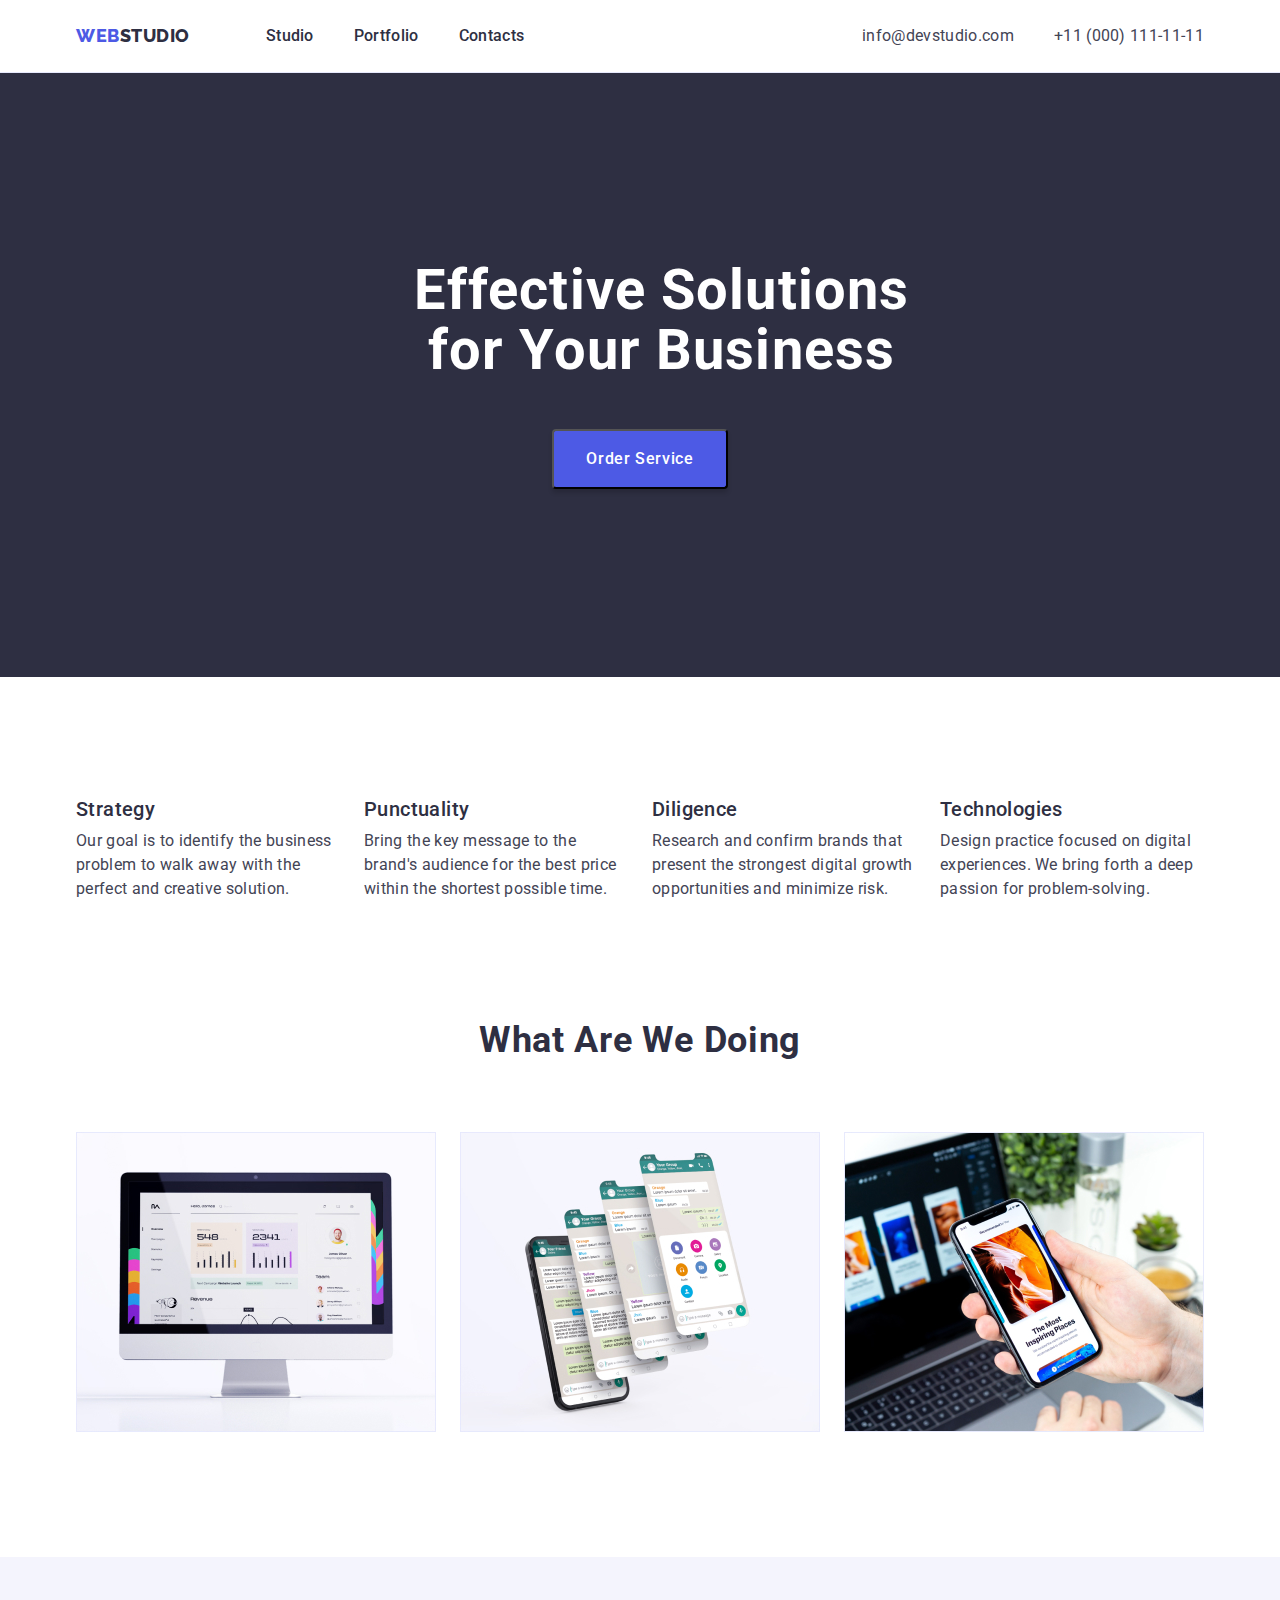
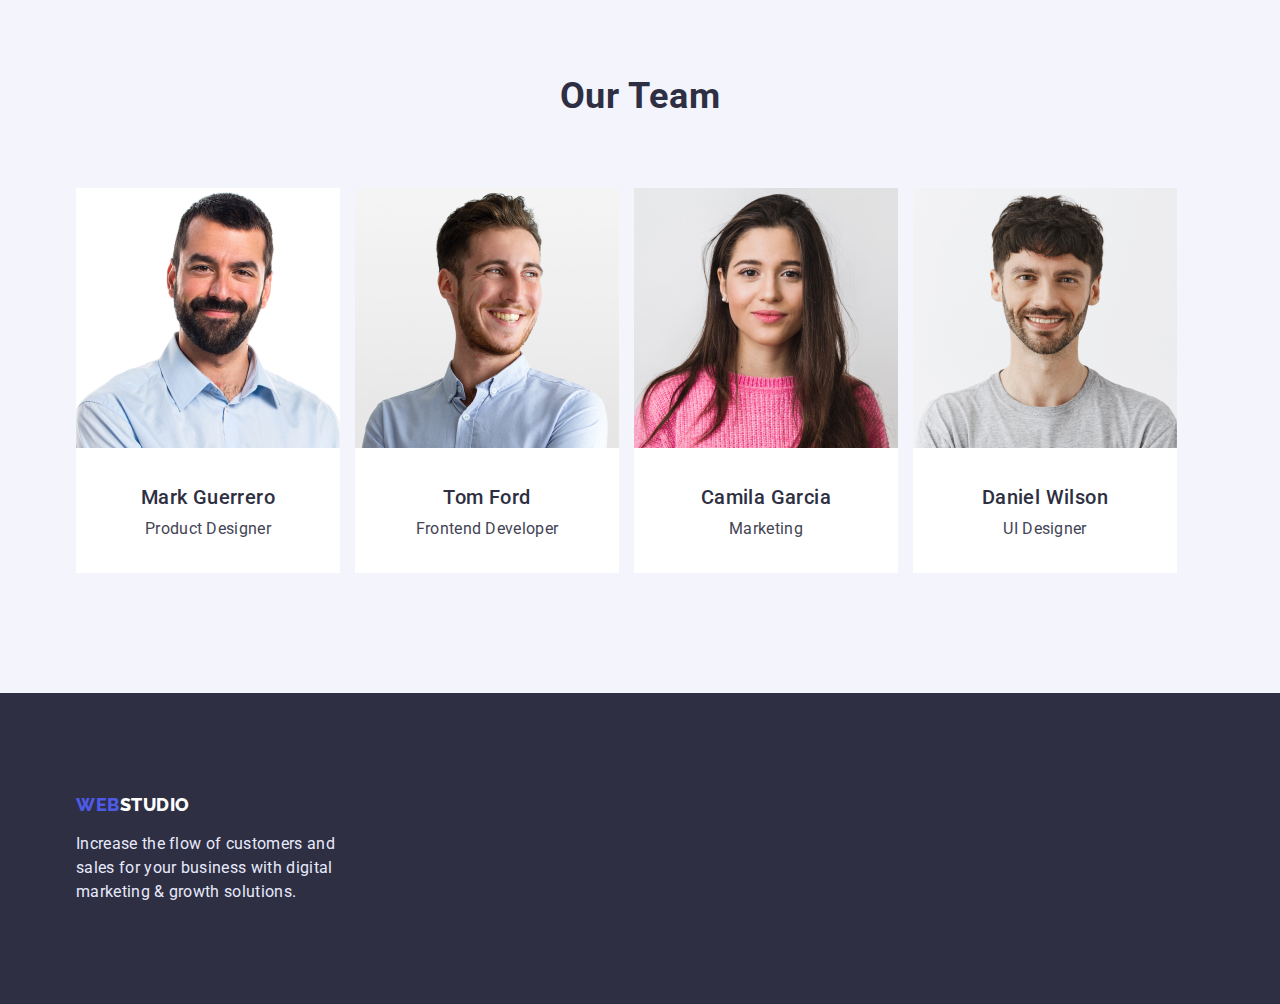
<file: index.html>
<!DOCTYPE html>
<html lang="en">
<head>
    <meta charset="UTF-8">
    <meta http-equiv="X-UA-Compatible" content="IE=edge">
    <meta name="viewport" content="width=device-width, initial-scale=1.0">
    <title>Document</title>
    <link rel="preconnect" href="https://fonts.googleapis.com">
    <link rel="preconnect" href="https://fonts.gstatic.com" crossorigin>
    <link href="https://fonts.googleapis.com/css2?family=Raleway:wght@800&family=Roboto:wght@400;500;700&display=swap"
        rel="stylesheet">
    <link rel="stylesheet" href="https://cdn.jsdelivr.net/npm/modern-normalize@1.1.0/modern-normalize.css">    
    <link rel="stylesheet" href="./css/style.css/styles.css"/> 
</head>
<body>
    <header class="header-st">
        <div class="nav container"> 
        <a class="logo" href=""><span class="logo-web">WEB</span><span class="logo-studio">STUDIO</span></a>
        <nav class="menu">
            <ul class="menu btv">
                <li><a class="menu-list" href="./index.html">Studio</a></li>
                <li><a class="menu-list" href="./portfolio.html">Portfolio</a></li>
                <li><a class="menu-list" href="Contacts">Contacts</a></li>
            </ul>
        </nav>
        <div class="contacts-style">
        <ul class="menu btv">

            <li><a class="contacts" href="mailto:info@devstudio.com">info@devstudio.com</a></li>
            <li><a class="contacts" href="tel:+110001111111">+11 (000) 111-11-11</a></li>
        </ul>
        </div>

    </div>

    </header>
    <main>
        <!-- WEAre -->
        <section class="weare">
            <div class="box container solution-style">
                        <h1 class="servise">Effective Solutions for Your Business</h1>
                        <button class="button-tx botton-col" type="button">Order Service</button>
            </div>
            
            
        </section>

        <section class="advan">
            <!-- OurAdvantages -->
            <div class="container">
                <ul class="advantages">



                    <li class="p-style">  
                        <h3 class="portfolio-h">Strategy</h3>
                        <p class="advantages-p">Our goal is to identify the business
                        problem to walk away with the perfect and creative solution.</p>
                    </li>
    
    
    
    
    
                    <li class="p-style"> 
                        <h3 class="portfolio-h">Punctuality</h3>
                        <p class="advantages-p">Bring the key message to the brand's audience for the best price within the shortest possible time.</p>
                    </li>
    
    
    
                    <li class="p-style">
                        <h3 class="portfolio-h">Diligence</h3>
                        <p class="advantages-p">Research and confirm brands that present the strongest digital growth opportunities and minimize risk.</p>
                    </li>
    
    
    
    
                    <li class="p-style">
                        <h3 class="portfolio-h">Technologies</h3>
                        <p class="advantages-p">Design practice focused on digital experiences. We bring forth a deep passion for problem-solving.</p>
                    </li>
    
                </ul>
            </div>
           
        </section>
        <!-- AboutUs -->
        <section class="us-about">
        <div class="container abs">
                <h2 class="about-us title">What are we doing</h2>
             <ul class="about-style">

                <li><img class="about-us-photo" src="img/Rectangle 71.jpg" alt="Comp" width="370"></li>
                <li><img class="about-us-photo" src="img/Rectangle 71-2.jpg" alt="Comp" width="370"></li>
                <li><img class="about-us-photo" src="img/Rectangle 71-3.jpg" alt="Comp" width="370"></li>
            </ul>

            </div>
            
        </section>
        <!-- Our team -->
        <section class="our-team section">
            <div class="container">
            <h2 class="about-us title">Our Team</h2>
            <ul class="galery">


                <li class="team-back">
                    <img class="size" src="img/img.jpg" alt="Фото 1" width="270">
                    <div class="team-s">
                        <h3 class="team-h">Mark Guerrero</h3>
                        <p class="team-p">Product Designer</p> 
                    </div>
                   
                </li>

                <li class="team-back">
                    <img class="size" src="img/img-2.jpg" alt="Фото 2" width="270">
                    <div class="team-s">
                        <h3 class="team-h">Tom Ford</h3>
                        <p class="team-p">Frontend Developer</p>
                    </div>
                </li>


                <li class="team-back">
                    <img class="size" src="img/img-3.jpg" alt="Фото 3" width="270">
                    <div class="team-s">
                        <h3 class="team-h">Camila Garcia</h3>
                        <p class="team-p">Marketing</p> 
                    </div>
                </li>


                <li class="team-back">
                    <img class="size" src="img/img-4.jpg" alt="Фото 4" width="270">
                    <div class="team-s">
                        <h3 class="team-h">Daniel Wilson</h3>
                        <p class="team-p">UI Designer</p> 
                    </div>
                </li>


            </ul>
        </div>
        </section>
    </main>
    <footer class="bottom-style end-st">
        <div class="container">
            <a class="logo last-logo" href="#"><span class="logo-web last-logo">WEB</span><span class="logo-studio-last">STUDIO</span></a>

            <p class="last">Increase the flow of customers and sales for your business with digital marketing & growth solutions.
            </p>
        </div>
       



    </footer>


</body>

</html>
</file>
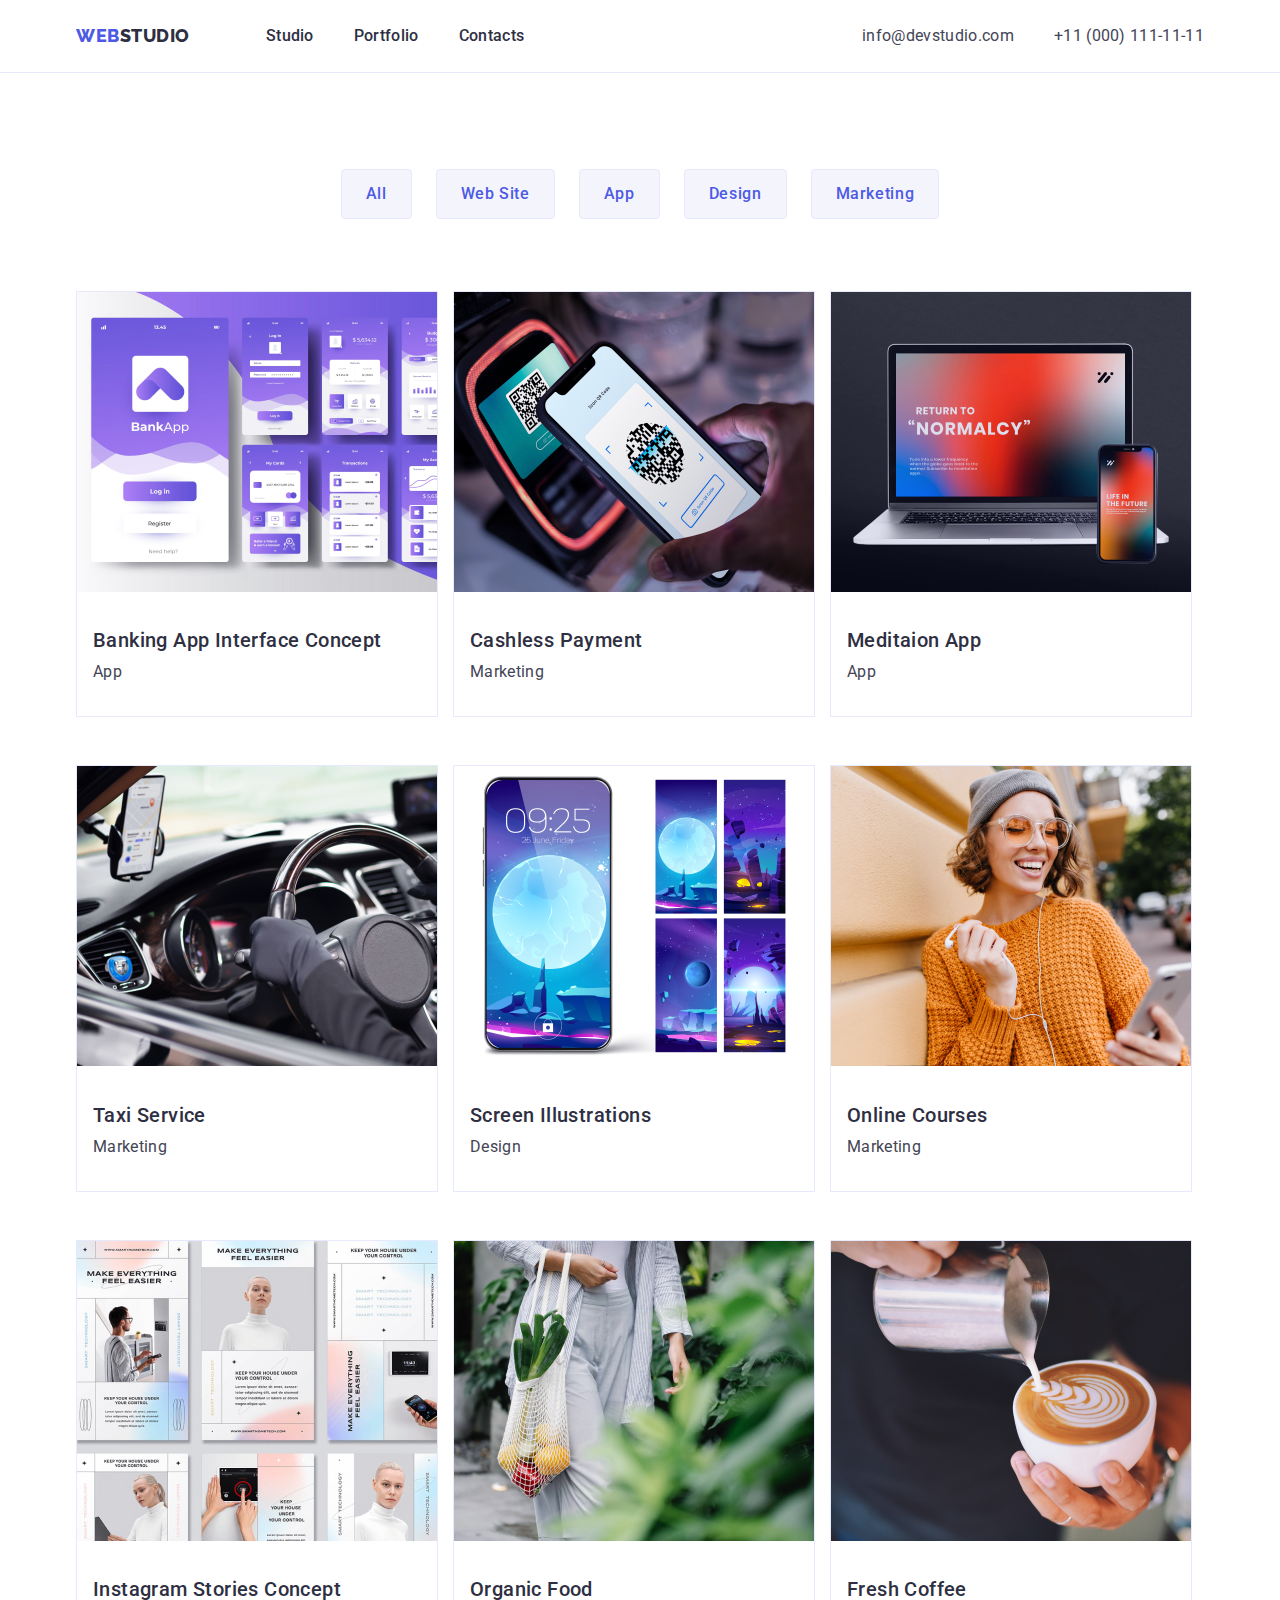
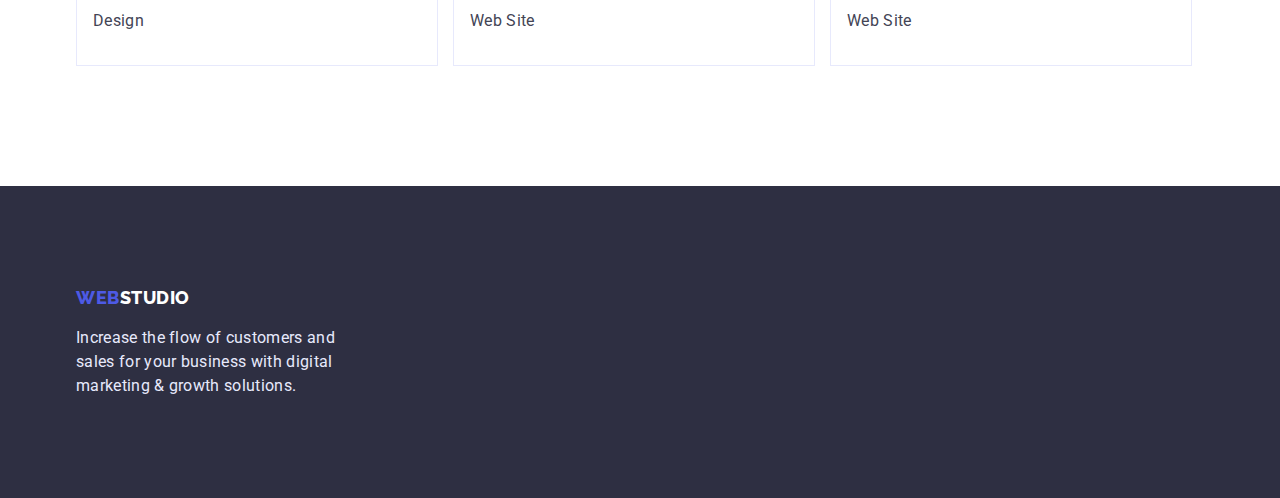
<file: portfolio.html>
<!DOCTYPE html>
<html lang="en">

<head>
    <meta charset="UTF-8">
    <title>Document</title>
    <link rel="preconnect" href="https://fonts.googleapis.com">
    <link rel="preconnect" href="https://fonts.gstatic.com" crossorigin>
    <link href="https://fonts.googleapis.com/css2?family=Raleway:wght@800&family=Roboto:wght@400;500;700&display=swap"
        rel="stylesheet">
    <link rel="stylesheet" href="https://cdn.jsdelivr.net/npm/modern-normalize@1.1.0/modern-normalize.css">
    <link rel="stylesheet" href="./css/style.css/styles.css" />
</head>
<body>
    <header class="header-st">
        <div class="nav container"> 
        <a class="logo" href=""><span class="logo-web">WEB</span><span class="logo-studio">STUDIO</span></a>
        <nav class="menu">
            <ul class="menu btv">
                <li><a class="menu-list" href="./index.html">Studio</a></li>
                <li><a class="menu-list" href="./portfolio.html">Portfolio</a></li>
                <li><a class="menu-list" href="Contacts">Contacts</a></li>
            </ul>
        </nav>
        <div class="contacts-style">
        <ul class="menu btv">

            <li><a class="contacts" href="mailto:info@devstudio.com">info@devstudio.com</a></li>
            <li><a class="contacts" href="tel:+110001111111">+11 (000) 111-11-11</a></li>
        </ul>
        </div>

    </div>

    </header>
    <main>
        
        <section class="port-botton">
            <div class="container">
            <h2 hidden>Button section</h2>
            
            <ul class="botton-list title">
             <li><button class="button-text button-style" type="button">All</button></li>
             <li><button class="button-text button-style" type="button">Web Site</button></li>
             <li><button class="button-text button-style" type="button">App</button></li>
             <li><button class="button-text button-style" type="button">Design</button></li>
             <li><button class="button-text button-style" type="button">Marketing</button></li>
          </ul>
       

        
        <ul class="galery">
    
    
            <li class="photo-box">
                <img class="about-us-photo" src="img/img-7.jpg" alt="Фото 1" width="360">
                <div class="portt">
                    <h3 class="portfolio-h">Banking App Interface Concept</h3>
                    <p class="portfolio-p">App</p> 
                </div>
            </li>
    
    
    
            <li class="photo-box">
                <img class="about-us-photo" src="img/img-8.jpg" alt="Фото 2" width="360">
                <div class="portt">
                    <h3 class="portfolio-h">Cashless Payment</h3>
                    <p class="portfolio-p">Marketing</p>

                </div>
               
            </li>
    
    
            <li class="photo-box">
                <img class="about-us-photo" src="img/img-9.jpg" alt="Фото 3" width="360">
                <div class="portt">
                 <h3 class="portfolio-h">Meditaion App</h3>
                 <p class="portfolio-p">App</p>
            </div>
            </li>
    
    
            <li class="photo-box">
                <img class="about-us-photo" src="img/img-10.jpg" alt="Фото 4" width="360">
                <div class="portt">
                <h3 class="portfolio-h">Taxi Service</h3>
                <p class="portfolio-p">Marketing</p>
                </div>
            </li>
    
            <li class="photo-box">
                <img class="about-us-photo" src="img/img-14.jpg" alt="Фото 5" width="360">
                <div class="portt">
                <h3 class="portfolio-h">Screen Illustrations</h3>
                <p class="portfolio-p">Design</p>
                </div>
            </li>
    
            <li class="photo-box">
                <img class="about-us-photo" src="img/img-11.jpg" alt="Фото 6" width="360">
                <div class="portt">
                <h3 class="portfolio-h">Online Courses</h3>
                <p class="portfolio-p">Marketing</p>
                </div>
            </li>
    
            <li class="photo-box">
                <img class="about-us-photo" src="img/img-12.jpg" alt="Фото 7" width="360">
                <div class="portt">
                <h3 class="portfolio-h">Instagram Stories Concept</h3>
                <p class="portfolio-p">Design</p>
                </div>
            </li>
    
            <li class="photo-box">
                <img class="about-us-photo" src="img/img-15.jpg" alt="Фото 8" width="360">
                <div class="portt">
                <h3 class="portfolio-h">Organic Food</h3>
                <p class="portfolio-p">Web Site</p>
                </div>
            </li>
    
            <li class="photo-box">
                <img class="about-us-photo" src="img/img-13.jpg" alt="Фото 9" width="360">
                <div class="portt">
                <h3 class="portfolio-h">Fresh Coffee</h3>
                <p class="portfolio-p">Web Site</p>
                </div>
            </li>
    
        </ul>
    </div>
    </section>
    </main>
    <footer class="bottom-style end-st">
        <div class="container">
            <a class="logo last-logo" href="#"><span class="logo-web">WEB</span><span class="logo-studio-last">STUDIO</span></a>

            <p class="last">Increase the flow of customers and sales for your business with digital marketing & growth solutions.
            </p>
        </div>
       



    </footer>
    </body>
    
    </html>
</file>
<file: css/style.css/styles.css>
:root {
  --theme-color: #2196f3;
  --primary-white-color: #ffffff;
  --text-primary: #303030;
  --text-secondary: #555;
  --text-secondary-lighter: #9da4bd;
}
ul,
ol {
  list-style: none;
  margin: 0px;
  padding: 0px;
} 
h1,h2,h3,p {
  margin: 0px;
}
.container {
  width: 1158px;
  padding-left: 15px;
  padding-right: 15px;
  margin-left: auto;
  margin-right: auto; 
}


.header-st {
  padding-top: 24px;
  padding-bottom: 24px;
  border-bottom: 1px solid #E7E9FC;
}
.nav {
  display: flex;
  align-items: center;
  
}
.btv {
  gap: 40px;
}
.menu {
  display: flex;
  align-items: center;
}
.logo {
  margin-right: 76px;
}
.logo-web {
  font-family: "Raleway", sans-serif;
  font-weight: 800;
  font-size: 18px;
  line-height: 1.3;
  letter-spacing: 0.03em;
  color: #4d5ae5;
}
.logo-studio {
  font-family: "Raleway", sans-serif;
  font-weight: 800;
  font-size: 18px;
  line-height: 1.3;
  letter-spacing: 0.03em;
  color: #2e2f42;
}

.menu-list {
  font-family: "Roboto", sans-serif;
  font-weight: 500;
  font-size: 16px;
  line-height: 1.5;
  letter-spacing: 0.02em;
  color: #2e2f42;
}
.contacts {
  font-family: "Roboto", sans-serif;
  font-weight: 400;
  font-size: 16px;
  line-height: 1.5;
  letter-spacing: 0.02em;
  color: #434455;
}
.contacts-style {
  margin-left: auto;
}

body {
  background-color: var(--primary-white-color);
}
.box {
  width: 494px;
  align-items: center;
}
.servise {
  font-family: "Roboto", sans-serif;
  font-weight: 700;
  font-size: 56px;
  line-height: 1.07;
  letter-spacing: 0.02em;
  width: 507px;
  text-align: center;
  color: #ffffff;
  margin-bottom: 48px;
}
.solution-style {
  padding-right: auto;
  padding-left: auto;
  background: #2E2F42;
  align-items: center;
}
.weare {
  padding-right: auto;
  padding-left: auto;
  background: #2E2F42;
  padding-top: 188px;
  padding-bottom: 188px;
  
}
.button-tx {
 font-family: 'Roboto', sans-serif;
 font-weight: 500;
 font-size: 16px;
 line-height: 1.5;
 display: flex;
 letter-spacing: 0.04em;
 margin-right: auto;
 margin-left: auto;
color: #FFFFFF;
}
.botton-col {
background: #4D5AE5;
box-shadow: 0px 4px 4px rgba(0, 0, 0, 0.15);
border-radius: 4px;
display: flex;
flex-direction: row;
align-items: flex-start;
padding: 16px 32px;
gap: 10px;
}
.advan {
  padding-top: 120px;
  padding-bottom: 120px;
}
.advantages {
  display: flex;
  gap: 24px;
  }
.p-style {
  width: 264px;
}
.advantages-h {
  font-family: "Roboto", sans-serif;
  font-weight: 500;
  font-size: 20px;
  line-height: 1.2;
  letter-spacing: 0.02em;
  color: #2e2f42;
}

.advantages-p {
  font-family: "Roboto", sans-serif;
  font-weight: 400;
  font-size: 16px;
  line-height: 1.5;
  letter-spacing: 0.02em;
  color: #434455;
}
.about-style {
  display: flex;
  gap: 24px;
}
.us-about {
  padding-bottom: 120px;
}
.abs {
  padding-left: 15px;
  padding-right: 15px;
}
.about-us-photo {
  width: 360px;
  height: 300px;
}
.about-us {
  font-family: "Roboto", sans-serif;
  font-weight: 700;
  font-size: 36px;
  line-height: 1.1;
  text-align: center;
  letter-spacing: 0.02em;
  text-transform: capitalize;
  color: #2e2f42;
}

a {
  text-decoration: none;
}

address {
  font-style: normal;
}

/* =========== Header styles starts here =========== */

.nav-link {
  font-weight: 600;
  font-size: 12px;
  line-height: 1.3;
  letter-spacing: 0.1em;

  /* color: #FFFFFF; */
}

.nav-link:hover,
.nav-link:focus {
  color: var(--theme-color);
}

.list {
  list-style: none;
}

.active-page {
  color: var(--theme-color);
}

.link-box-phone {
  font-weight: 600;
  font-size: 12px;
  line-height: 1.3;
  letter-spacing: 0.1em;

  /* color: #FFFFFF; */
}

.primary-link {
  font-weight: 600;
  font-size: 12px;
  line-height: 1.3;
  letter-spacing: 0.09em;
  text-transform: uppercase;

  /* color: #FFFFFF; */
}
.our-team {
  background-color: #F4F4FD;
  align-items: center;

}
.team-back {
  background-color: #ffffff;
}
.section {
  padding-top: 120px;
  padding-bottom: 120px;
  padding-left: 15px;
  padding-right: 15px;
  align-items: center;
}
.team-h {
  font-family: "Roboto", sans-serif;
  font-weight: 500;
  font-size: 20px;
  line-height: 1.2;
  letter-spacing: 0.02em;
  margin-bottom: 8px;
  text-align: center;
  color: #2e2f42;
}

.team-p {
  font-family: "Roboto", sans-serif;
  font-weight: 400;
  font-size: 16px;
  line-height: 1.5;
  letter-spacing: 0.02em;
  text-align: center;
  color: #434455;
}
.team-s {
  padding-top: 32px;
  padding-bottom: 32px;
  
}
.sidebar-link {
  font-weight: 600;
  font-size: 11px;
  line-height: 1.3;
  letter-spacing: 0.2em;
  color: var(--text-primary);
}
.size {
  width: 264px;
  height: 260px;
}
.sidebar-link:hover,
.sidebar-link:focus {
  color: var(--theme-color);
}

.supheader {
  font-weight: 600;
  font-size: 11px;
  line-height: 1.3;
  letter-spacing: 0.1em;
  text-transform: uppercase;

  color: rgba(157, 164, 189, 0.6);
}

.main-header {
  font-family: var(--secondary-font);
  font-weight: bold;
  font-size: 72px;
  line-height: 1.1;
  letter-spacing: 0.05em;

  /* color: #FFFFFF; */
}
.subheader {
  font-size: 18px;
  line-height: 1.6;
  letter-spacing: 0.02em;
  color: var(--text-secondary-lighter);
}
.title {
  margin-bottom: 72px;
}
/* =========== Portfolio =========== */
.button-text{
  font-family: 'Roboto', sans-serif;
font-weight: 500;
font-size: 16px;
line-height: 1.5;
display: flex;
text-align: center;
letter-spacing: 0.04em;

/* IRIS */
color: #4D5AE5;

}
.botton-list {
  display: flex;
  justify-content: center;
  gap: 24px;
  margin-bottom: 72px;
}

.port-botton {
  padding-top: 96px;
  padding-bottom: 120px;
  margin-right: auto;
  margin-left: auto;
  align-items: center;
}
.button-style {
  background: #F4F4FD;
  border: 1px solid #E7E9FC;
  border-radius: 4px;
  padding-top: 12px;
  padding-bottom: 12px;
  padding-left: 24px;
  padding-right: 24px;
  
}
.portt {
  padding-top: 32px;
  padding-bottom: 32px;
  padding-left: 16px;
}
.photo-box {
  border: 1px solid #E7E9FC;
  ;
}
.portfolio-h {
  font-family: "Roboto", sans-serif;
  font-weight: 500;
  font-size: 20px;
  line-height: 1.2;
  letter-spacing: 0.02em;
  color: #2e2f42;
  flex: none;
  order: 0;
  flex-grow: 0;
  margin-bottom: 8px;
}
.portfolio-p {
  font-family: "Roboto", sans-serif;
  font-weight: 400;
  font-size: 16px;
  line-height: 1.5;
  letter-spacing: 0.02em;
  color: #434455;
  flex: none;
  order: 1;
  flex-grow: 0;
  
}
.bottom-style {
  background: #2E2F42;
}
.last-logo {
  row-gap: 16px;
}
.logo-studio-last {
  font-family: "Raleway", sans-serif;
  font-weight: 800;
  font-size: 18px;
  line-height: 1.3;
  letter-spacing: 0.03em;
  color: #ffffff;
}
.last {
  font-family: "Roboto", sans-serif;
  font-weight: 400;
  font-size: 16px;
  line-height: 1.5;
  letter-spacing: 0.02em;
  width: 300px;
  height: 72px;
  color: #E7E9FC;
  margin-top: 16px;
}
.galery {
  display: flex;
  flex-wrap: wrap;
  row-gap: 48px;
  column-gap: 15px;
  
}
.end-st {
  padding-top: 100px;
  padding-bottom: 100px;
}
</file>
